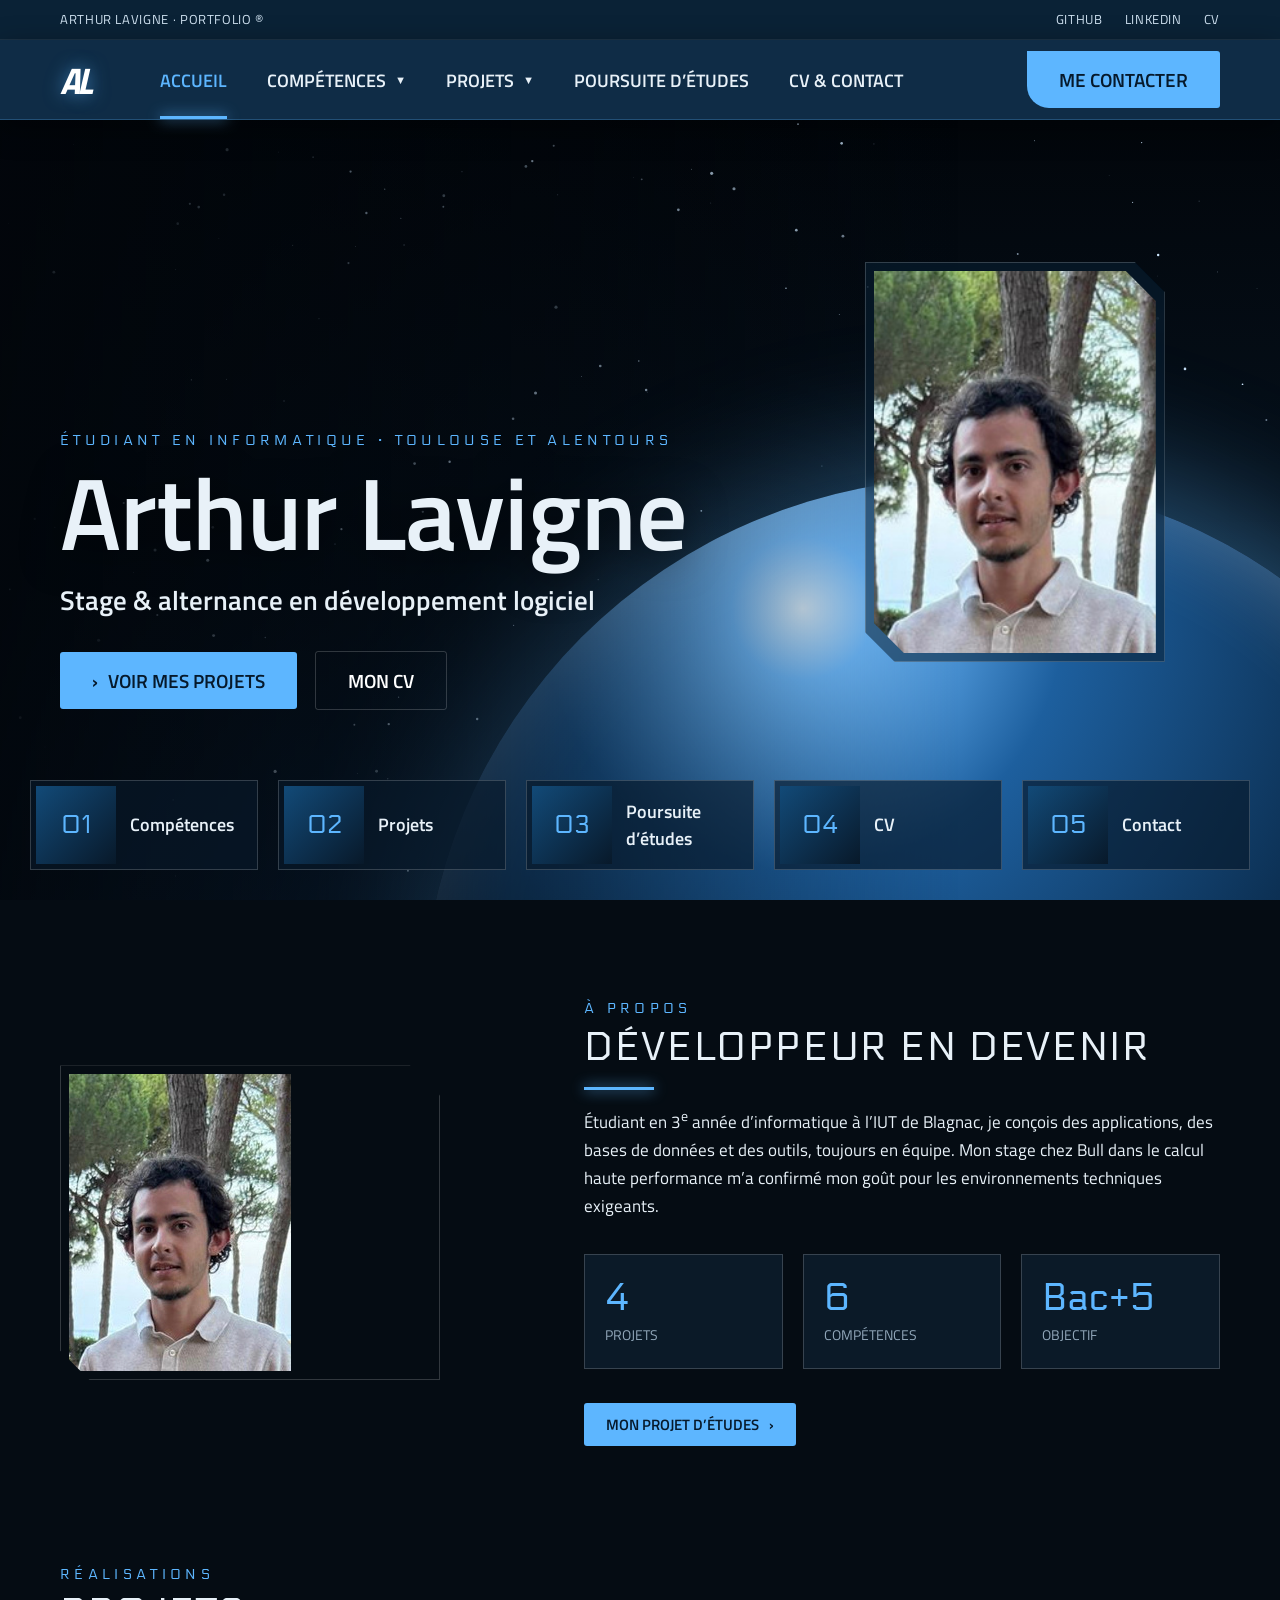
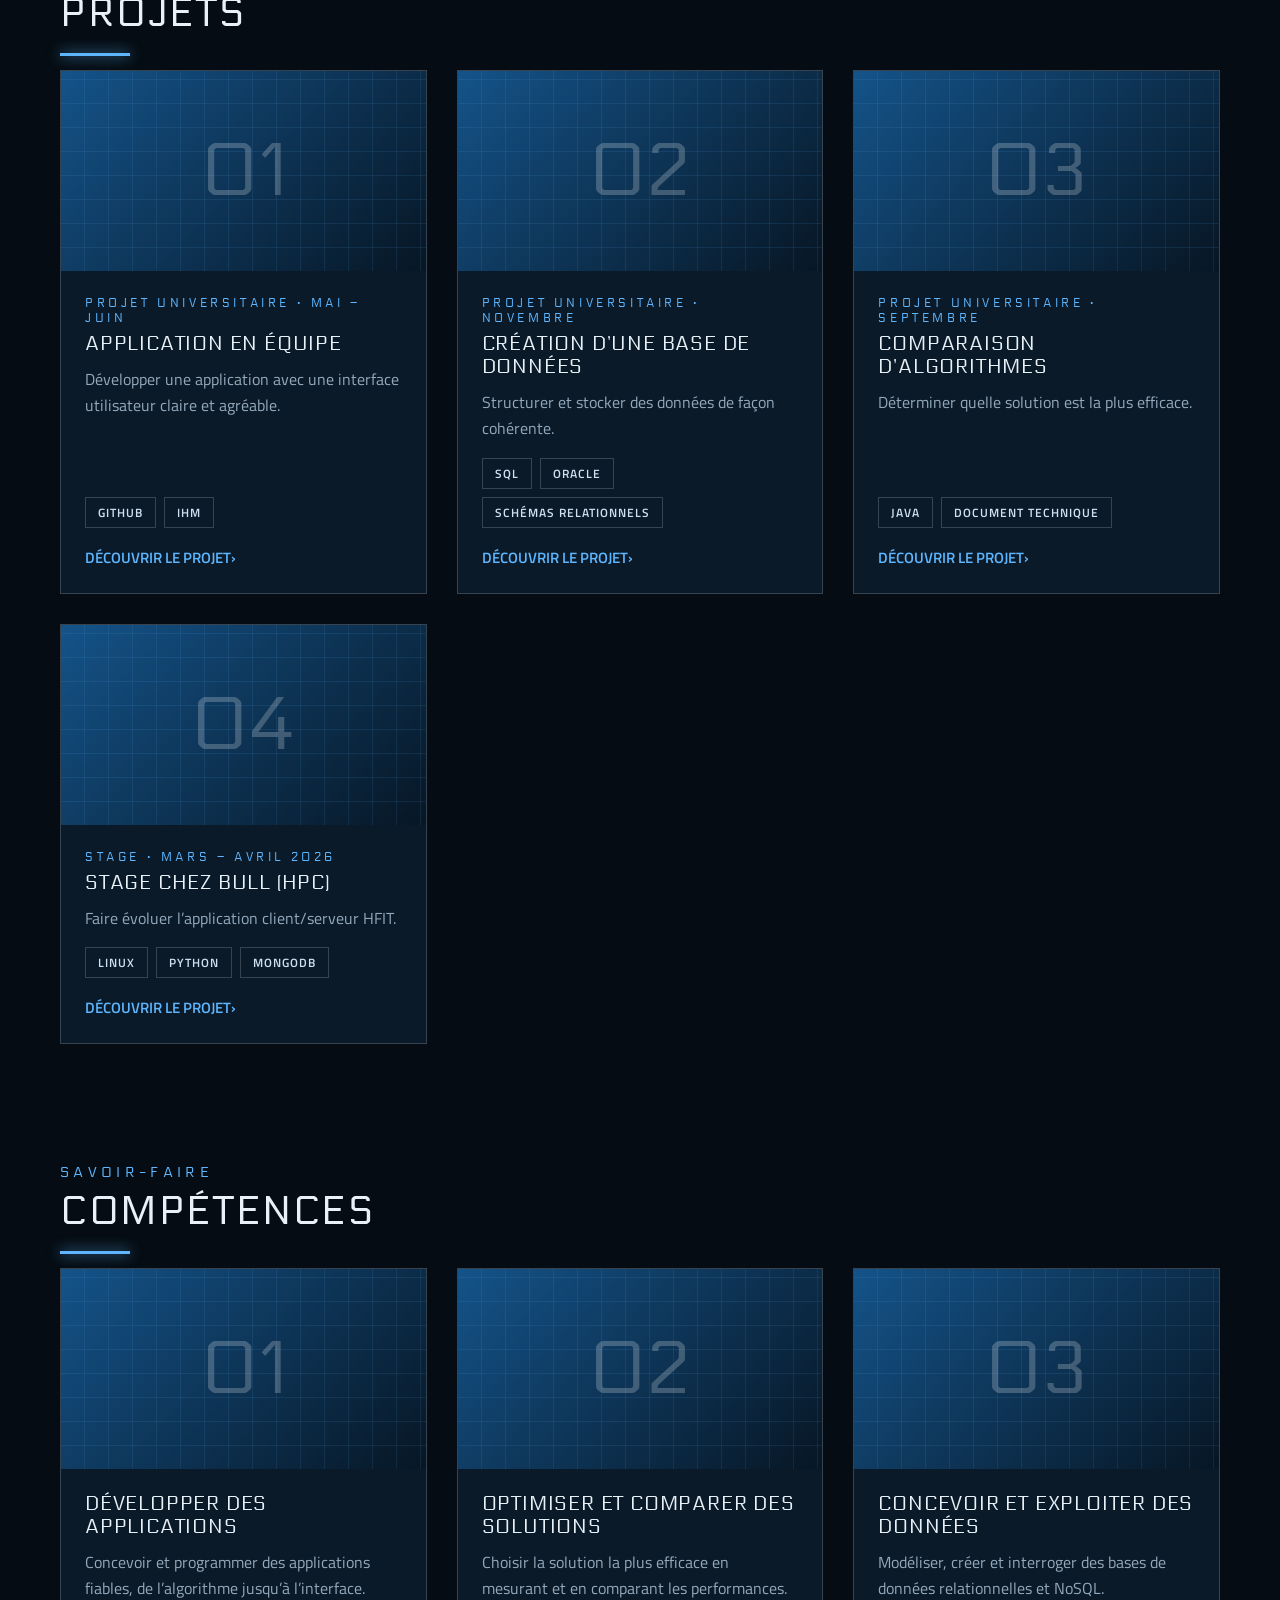
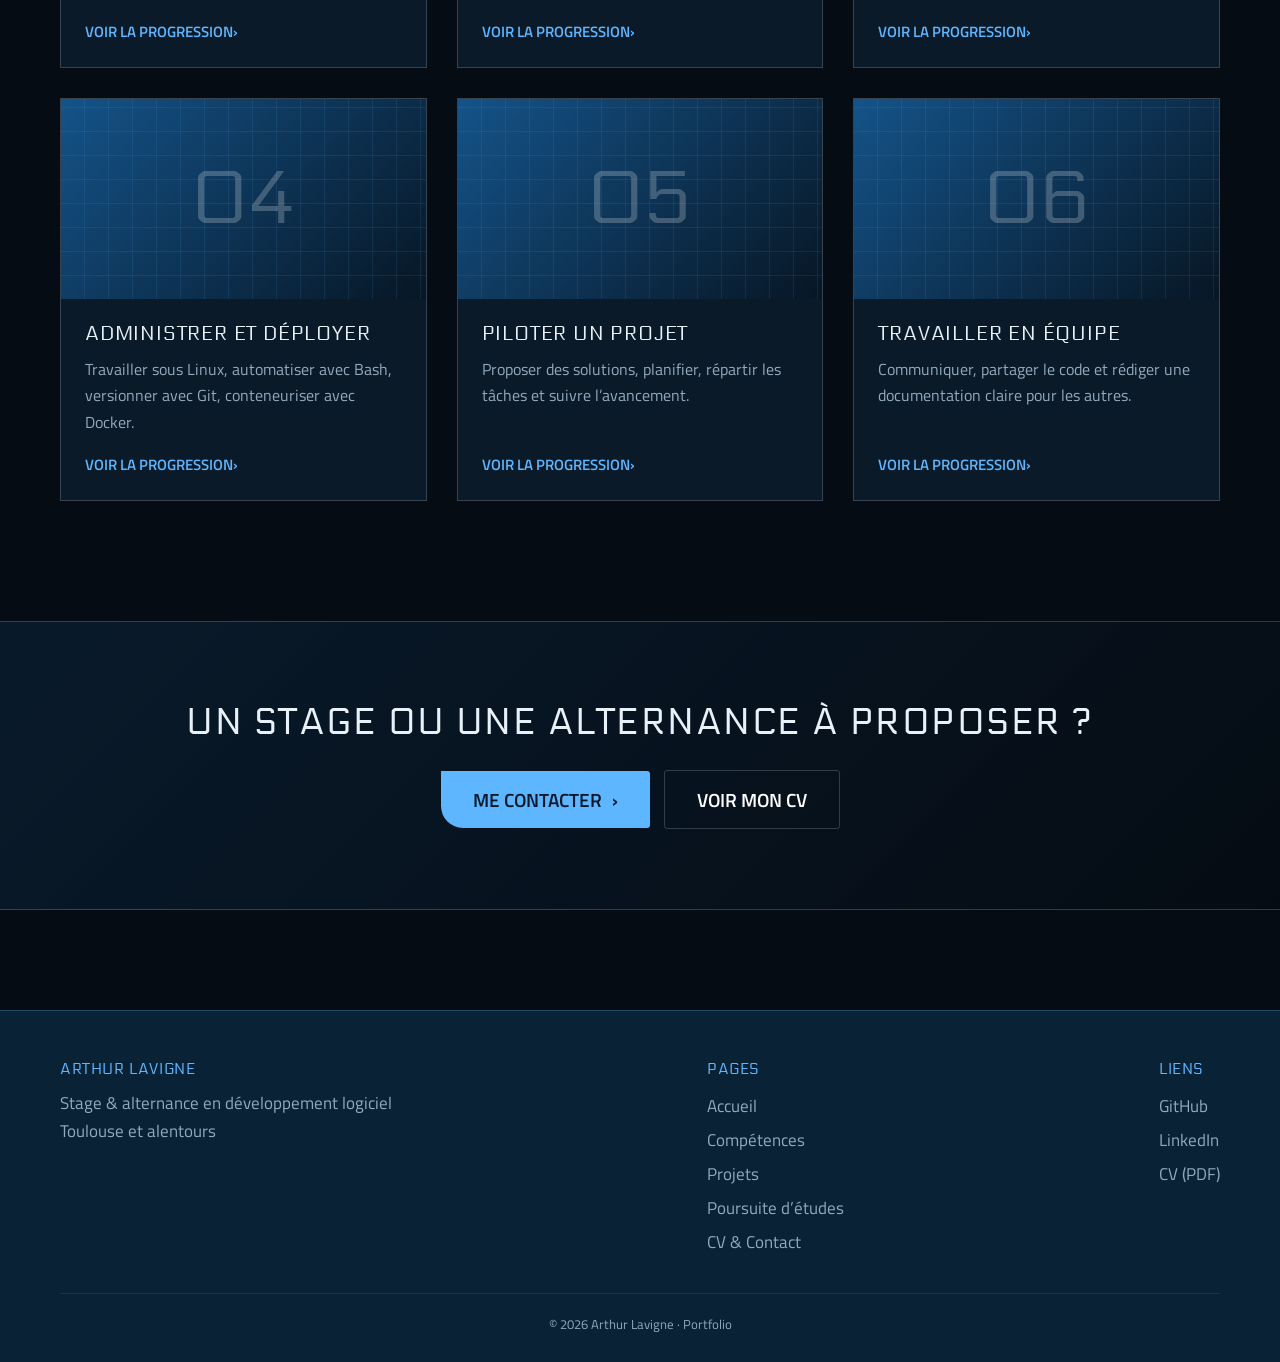
<file: index.html>
<!DOCTYPE html>
<html lang="fr">
<head>
<meta charset="utf-8">
<meta name="viewport" content="width=device-width, initial-scale=1">
<title>Arthur Lavigne – Portfolio</title>
<meta name="description" content="Portfolio d’Arthur Lavigne, étudiant en informatique, en recherche de stage et d’alternance autour de Toulouse.">
<link rel="preconnect" href="https://fonts.googleapis.com">
<link rel="preconnect" href="https://fonts.gstatic.com" crossorigin>
<link href="https://fonts.googleapis.com/css2?family=Electrolize&family=Titillium+Web:ital,wght@0,400;0,600;0,700;1,700&display=swap" rel="stylesheet">
<link rel="stylesheet" href="css/style.css">
</head>
<body data-page="index">
<script src="js/data.js"></script>
<script src="js/main.js"></script>
</body>
</html>
</file>
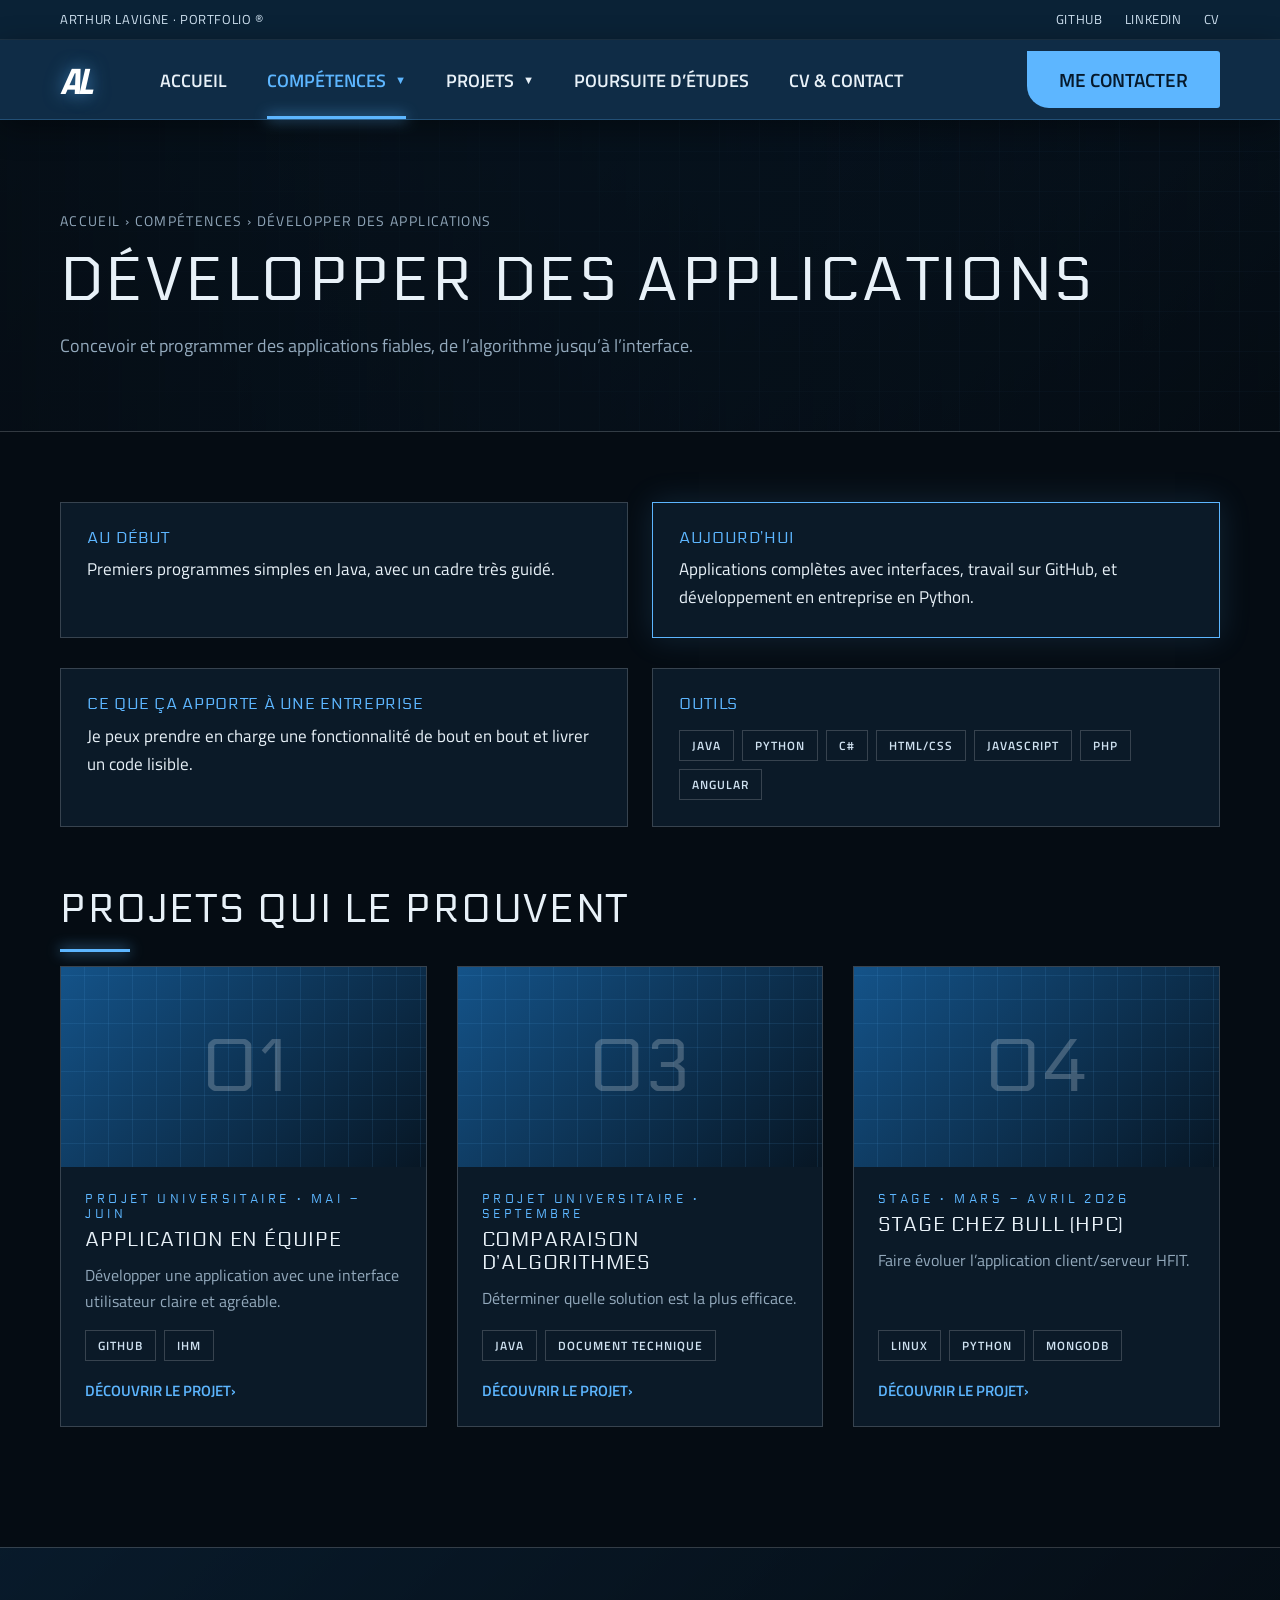
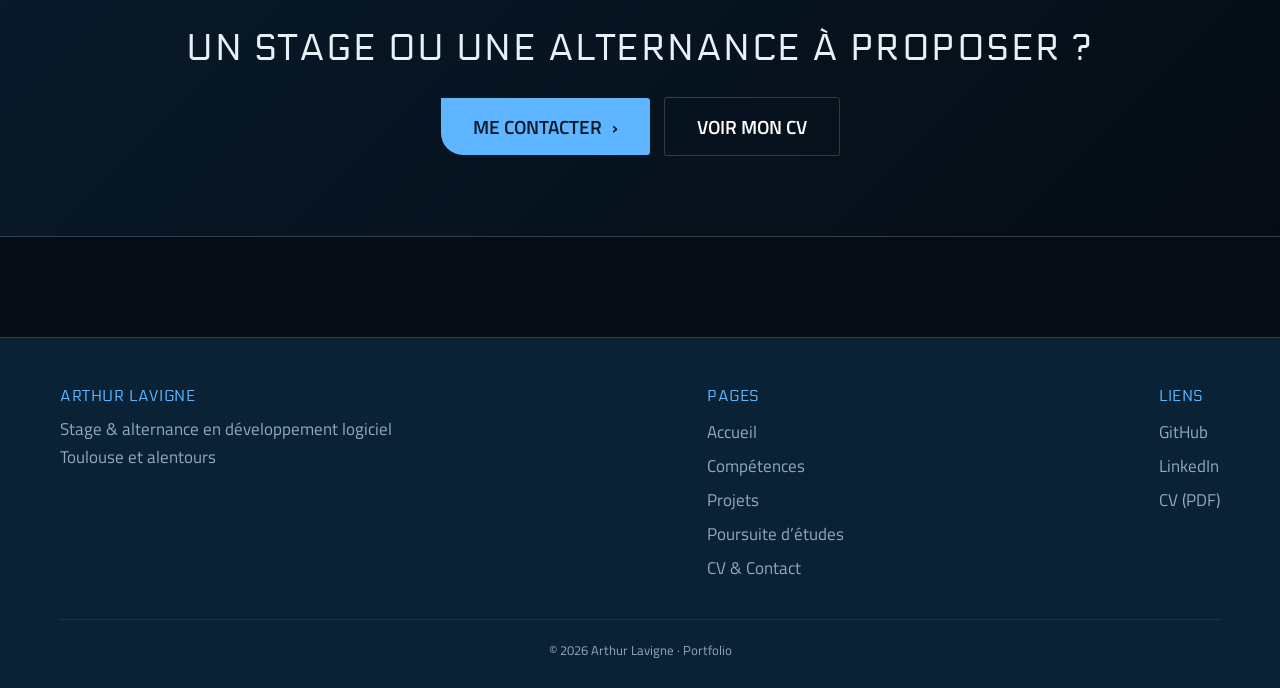
<file: competence.html>
<!DOCTYPE html>
<html lang="fr">
<head>
<meta charset="utf-8">
<meta name="viewport" content="width=device-width, initial-scale=1">
<title>Arthur Lavigne – Portfolio</title>
<meta name="description" content="Portfolio d’Arthur Lavigne, étudiant en informatique, en recherche de stage et d’alternance autour de Toulouse.">
<link rel="preconnect" href="https://fonts.googleapis.com">
<link rel="preconnect" href="https://fonts.gstatic.com" crossorigin>
<link href="https://fonts.googleapis.com/css2?family=Electrolize&family=Titillium+Web:ital,wght@0,400;0,600;0,700;1,700&display=swap" rel="stylesheet">
<link rel="stylesheet" href="css/style.css">
</head>
<body data-page="competence">
<script src="js/data.js"></script>
<script src="js/main.js"></script>
</body>
</html>
</file>
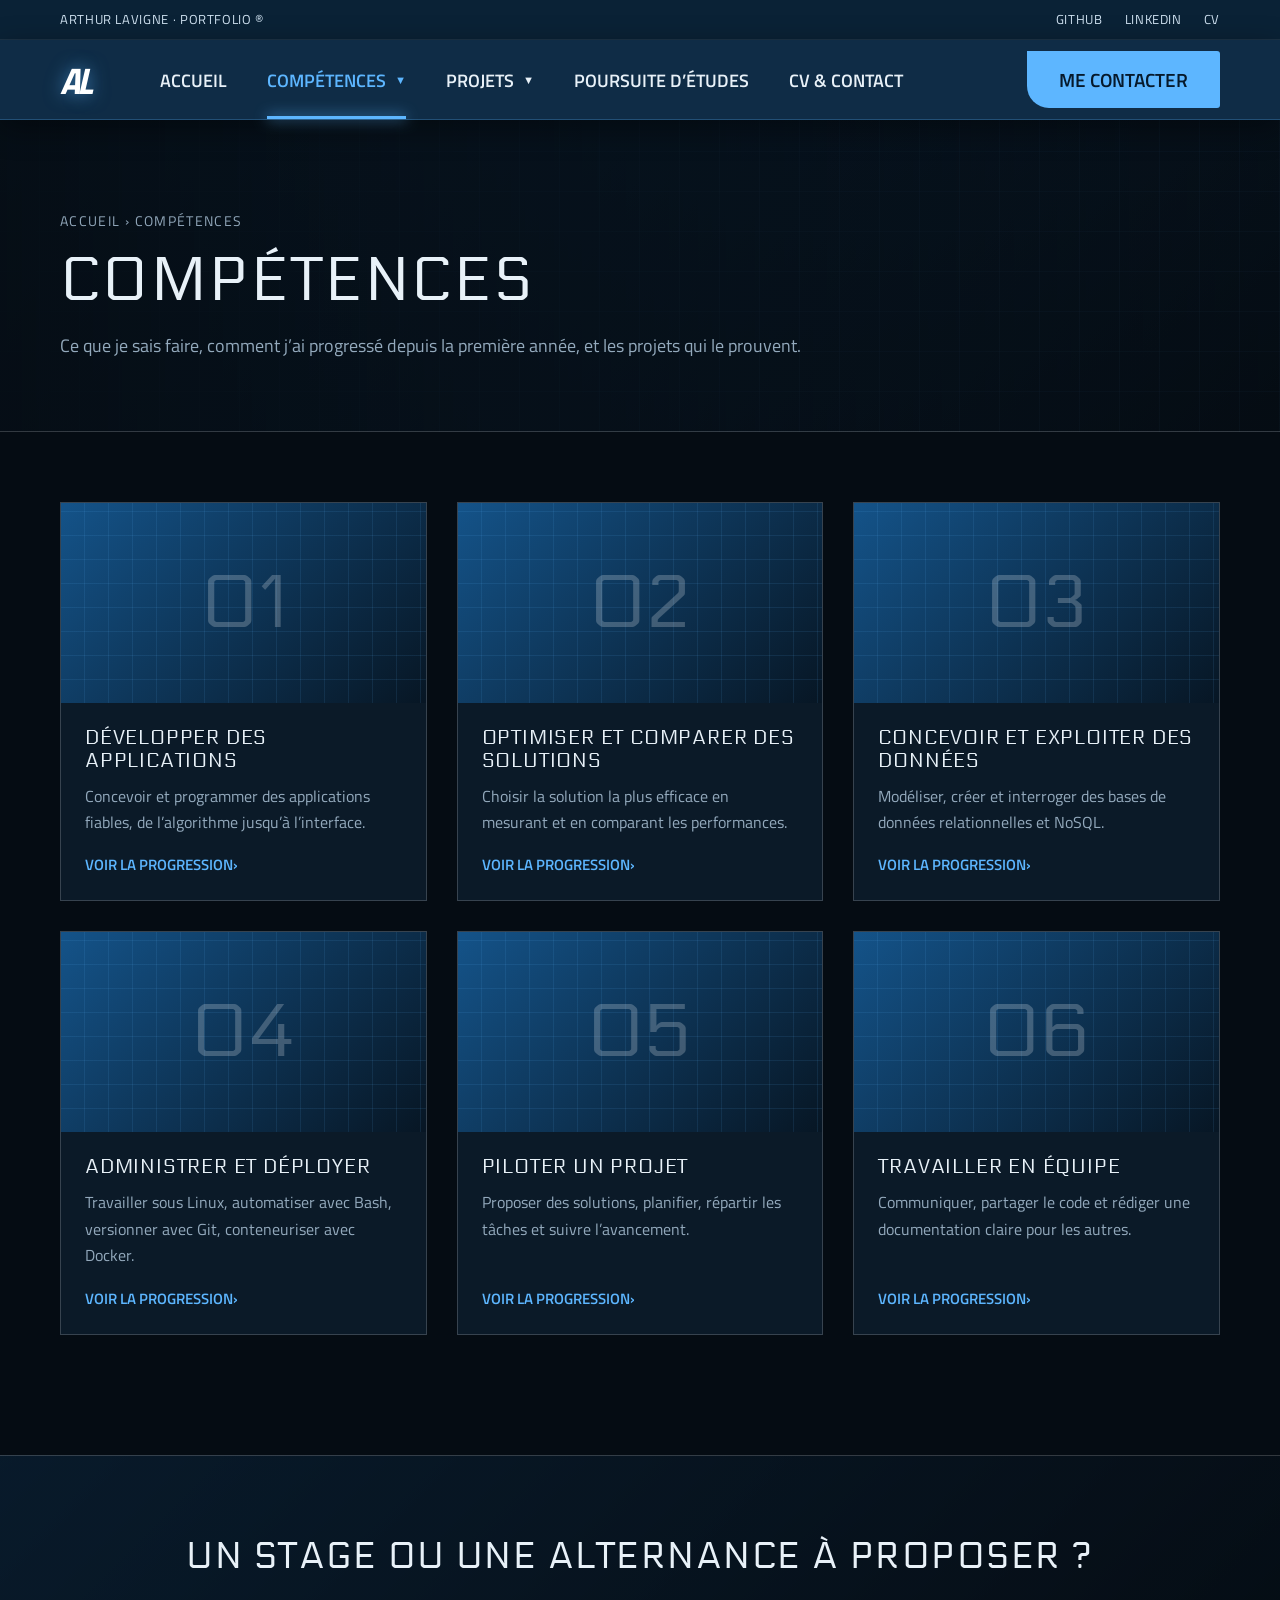
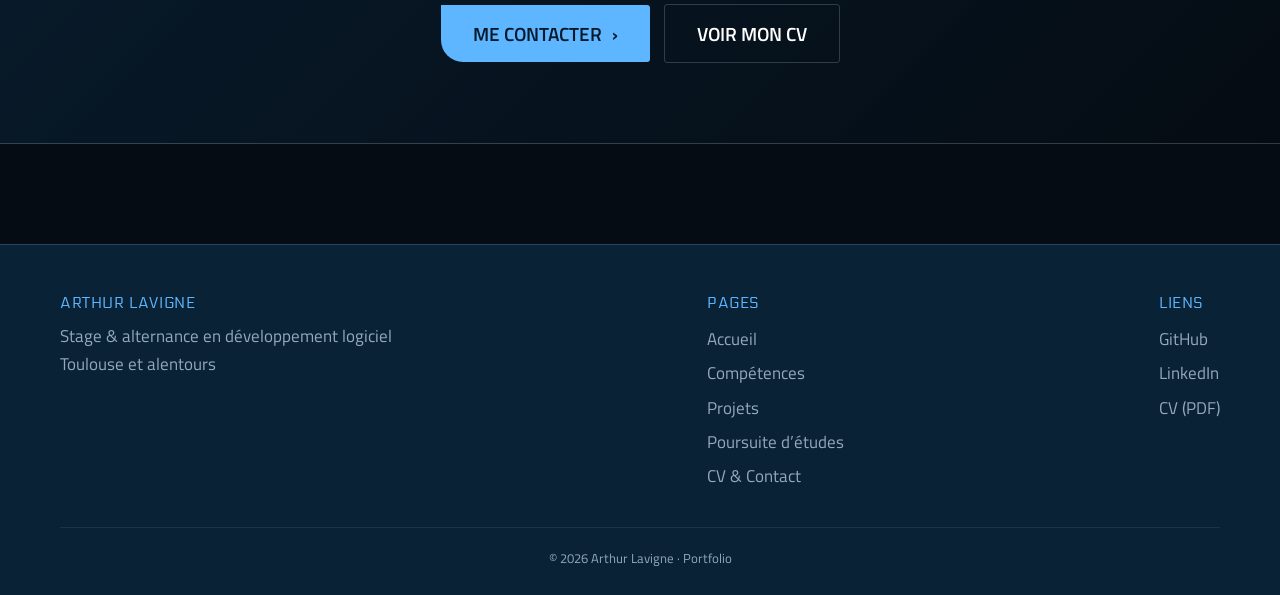
<file: competences.html>
<!DOCTYPE html>
<html lang="fr">
<head>
<meta charset="utf-8">
<meta name="viewport" content="width=device-width, initial-scale=1">
<title>Arthur Lavigne – Portfolio</title>
<meta name="description" content="Portfolio d’Arthur Lavigne, étudiant en informatique, en recherche de stage et d’alternance autour de Toulouse.">
<link rel="preconnect" href="https://fonts.googleapis.com">
<link rel="preconnect" href="https://fonts.gstatic.com" crossorigin>
<link href="https://fonts.googleapis.com/css2?family=Electrolize&family=Titillium+Web:ital,wght@0,400;0,600;0,700;1,700&display=swap" rel="stylesheet">
<link rel="stylesheet" href="css/style.css">
</head>
<body data-page="competences">
<script src="js/data.js"></script>
<script src="js/main.js"></script>
</body>
</html>
</file>
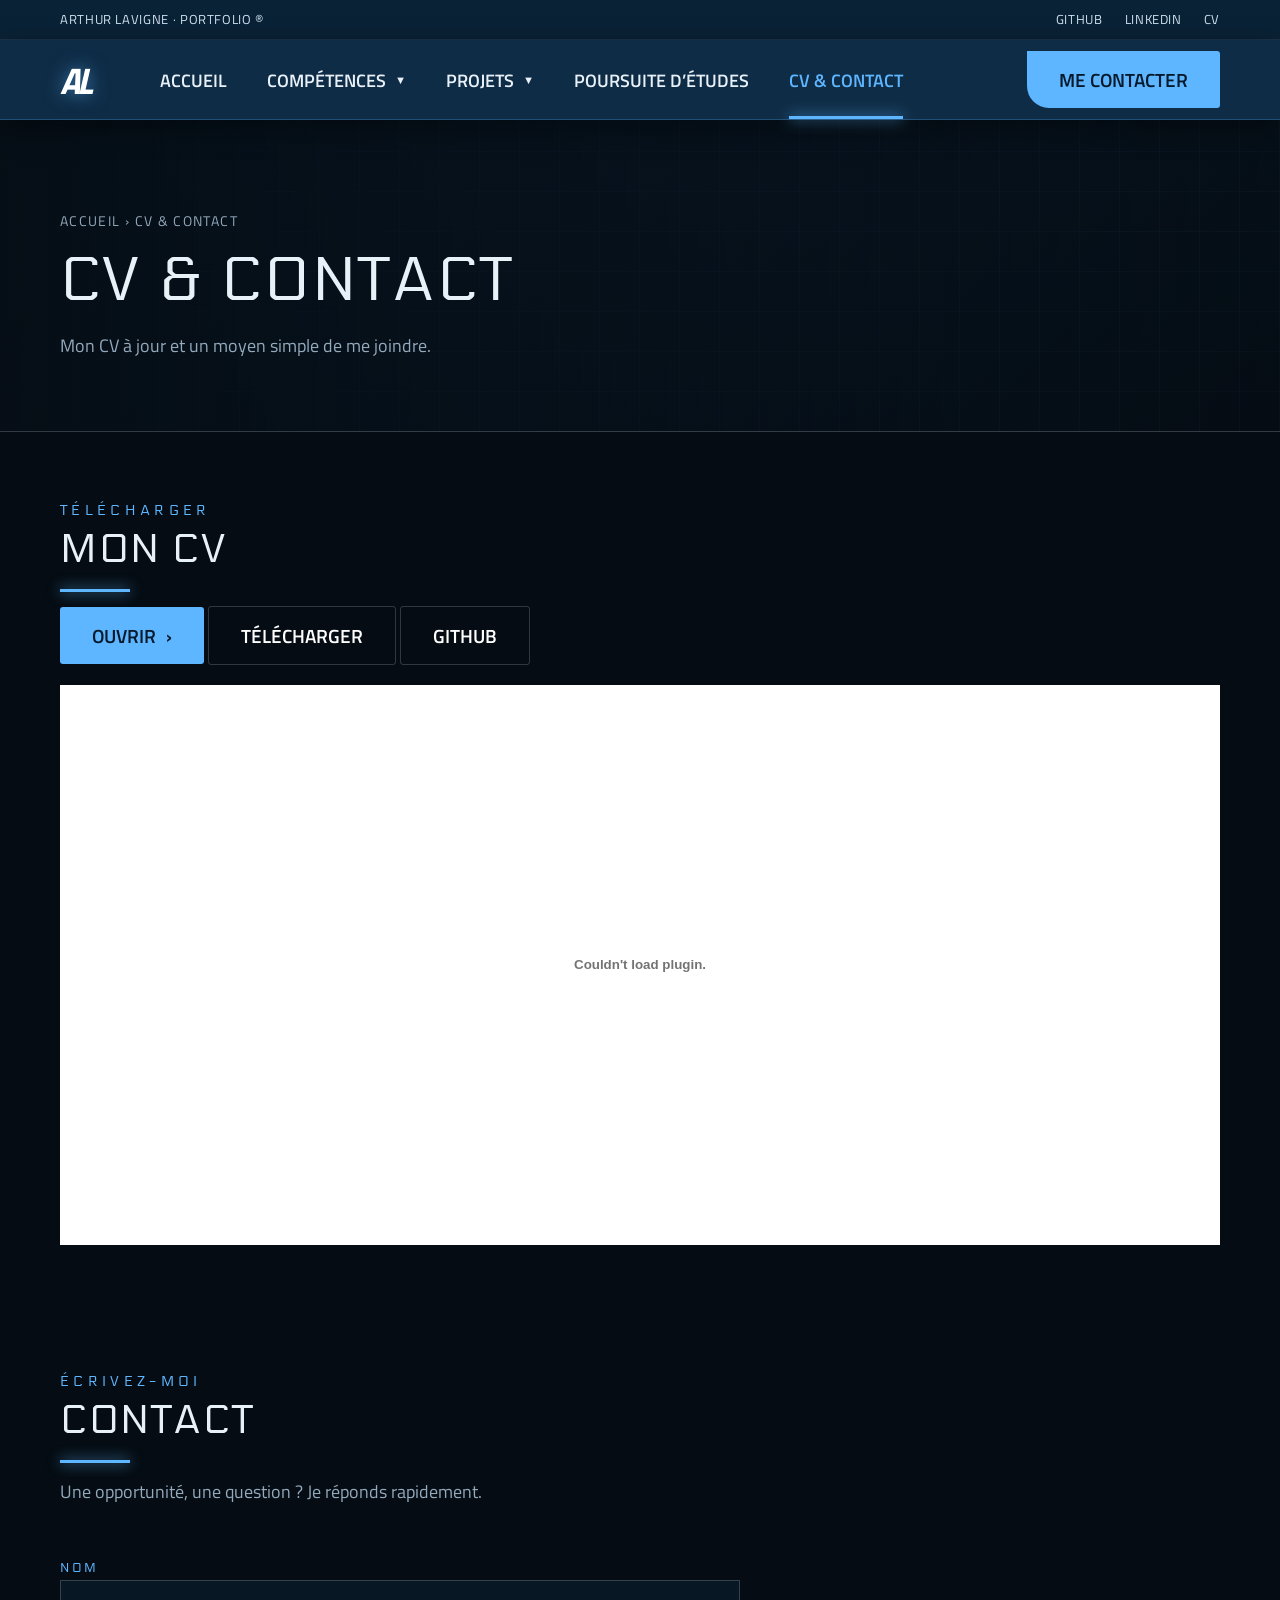
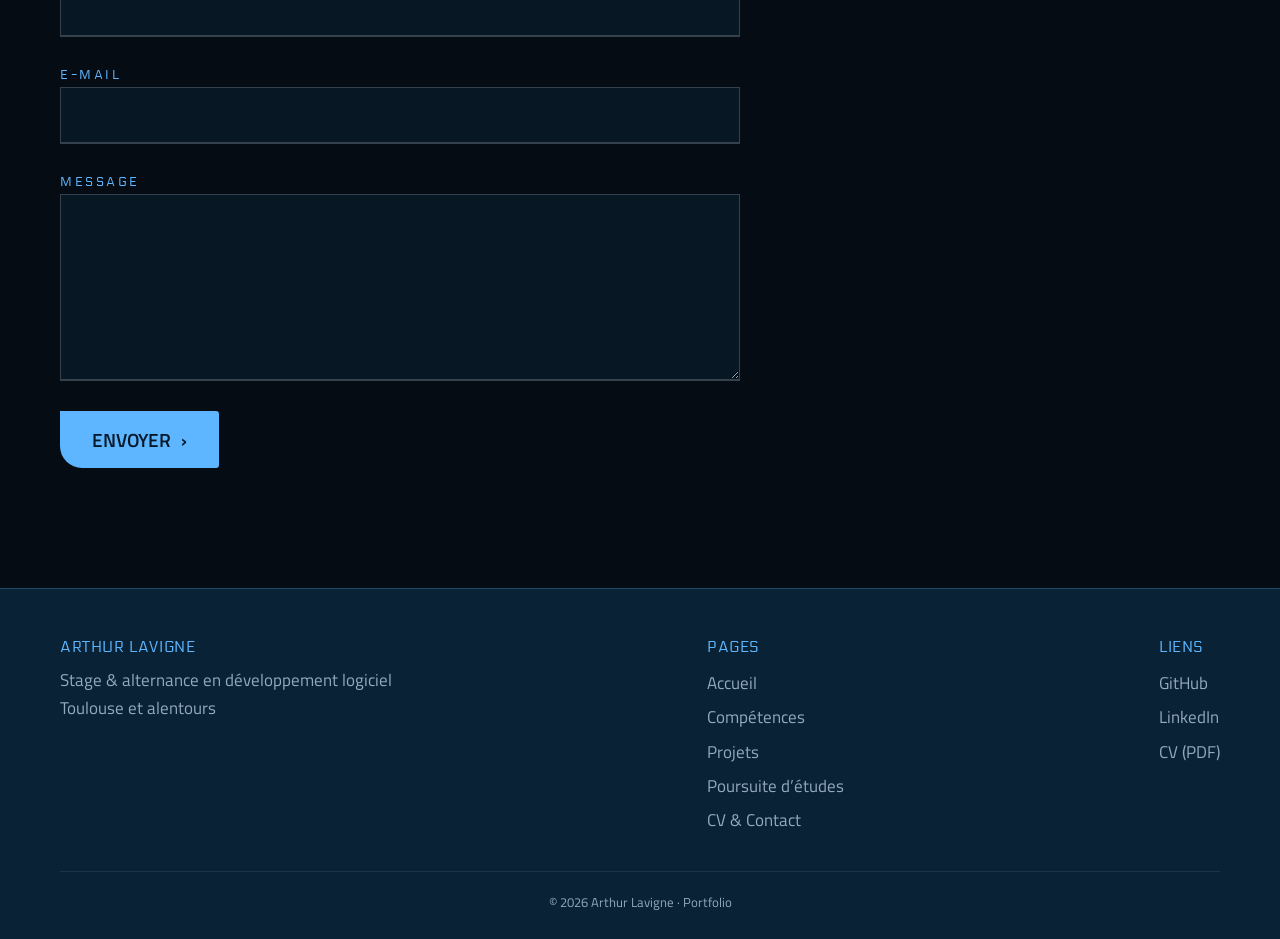
<file: contact.html>
<!DOCTYPE html>
<html lang="fr">
<head>
<meta charset="utf-8">
<meta name="viewport" content="width=device-width, initial-scale=1">
<title>Arthur Lavigne – Portfolio</title>
<meta name="description" content="Portfolio d’Arthur Lavigne, étudiant en informatique, en recherche de stage et d’alternance autour de Toulouse.">
<link rel="preconnect" href="https://fonts.googleapis.com">
<link rel="preconnect" href="https://fonts.gstatic.com" crossorigin>
<link href="https://fonts.googleapis.com/css2?family=Electrolize&family=Titillium+Web:ital,wght@0,400;0,600;0,700;1,700&display=swap" rel="stylesheet">
<link rel="stylesheet" href="css/style.css">
</head>
<body data-page="contact">
<script src="js/data.js"></script>
<script src="js/main.js"></script>
</body>
</html>
</file>
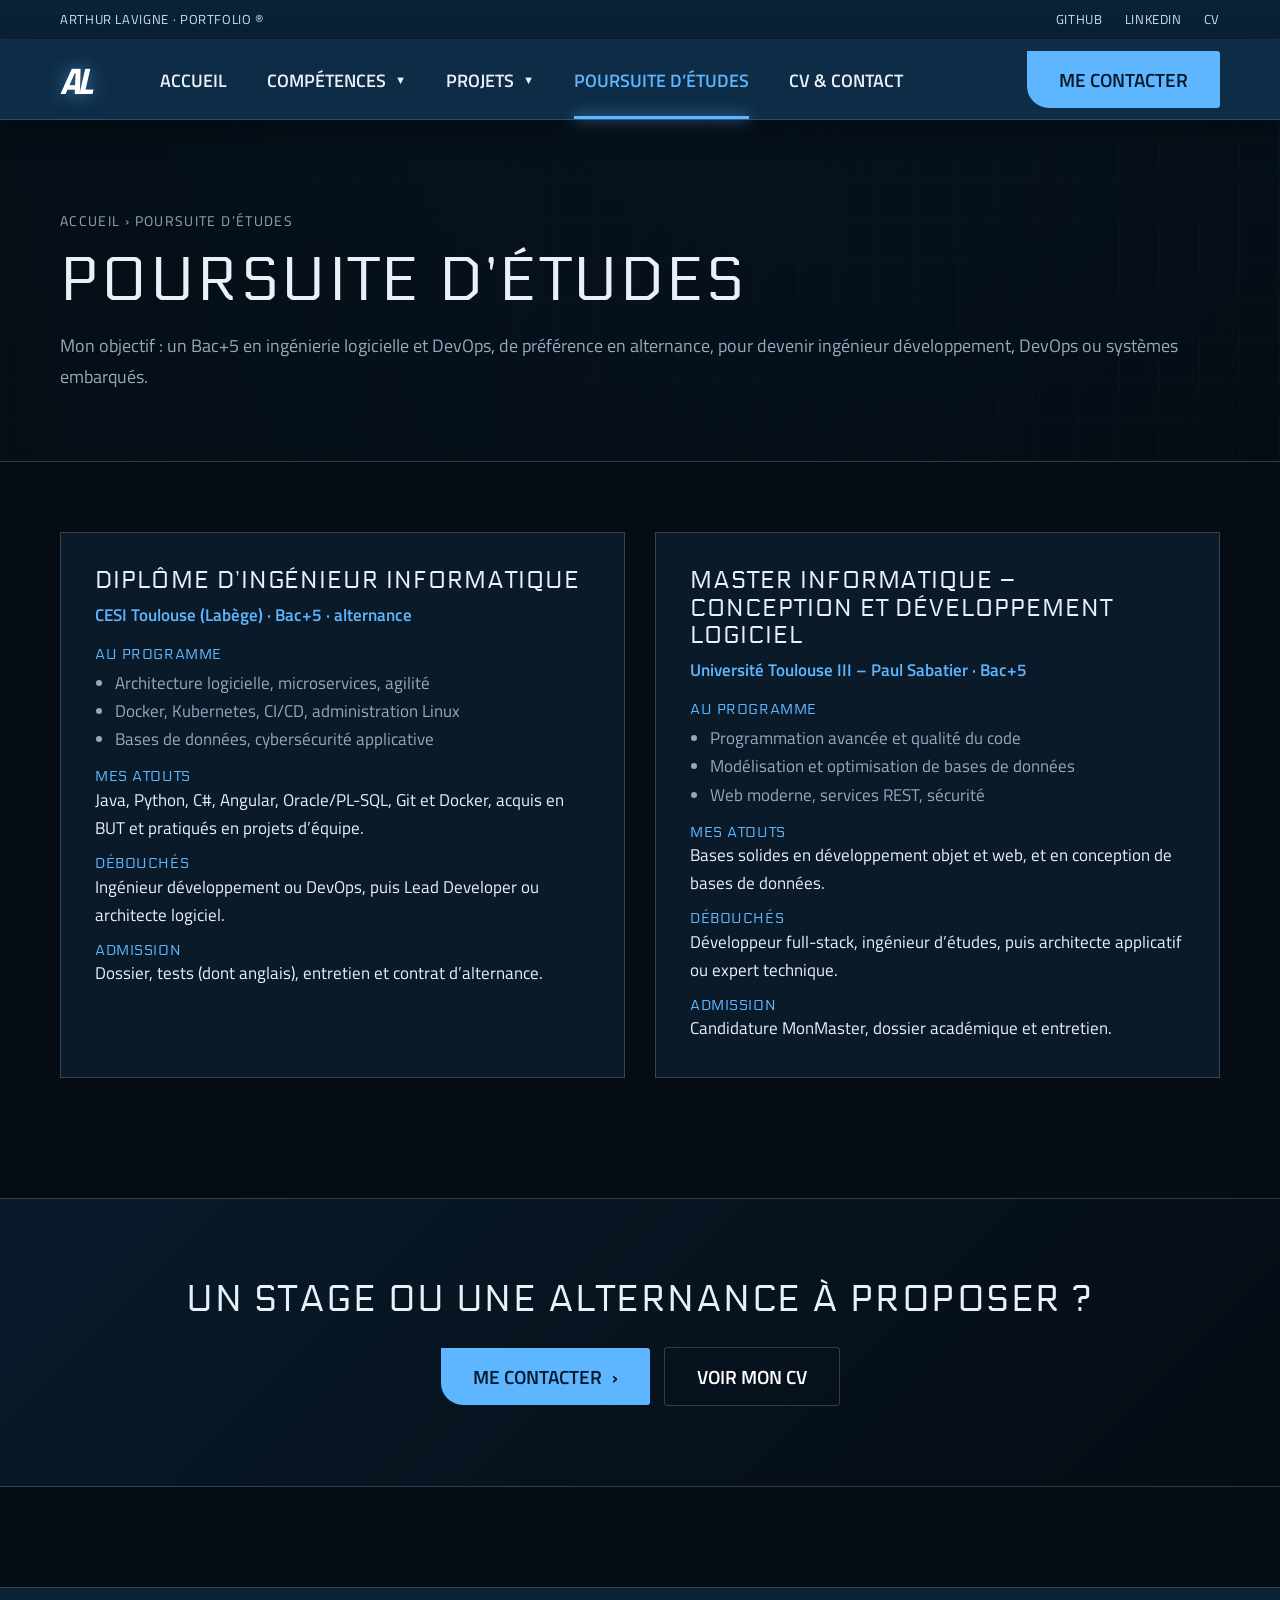
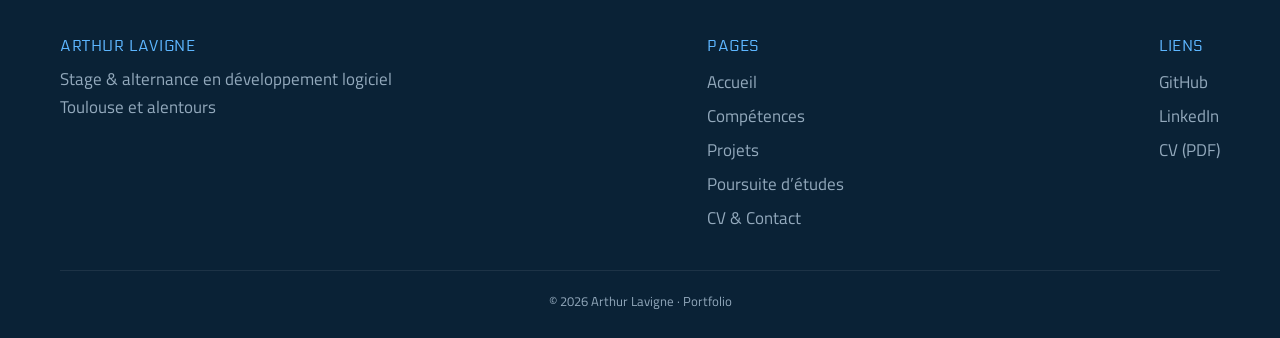
<file: formation.html>
<!DOCTYPE html>
<html lang="fr">
<head>
<meta charset="utf-8">
<meta name="viewport" content="width=device-width, initial-scale=1">
<title>Arthur Lavigne – Portfolio</title>
<meta name="description" content="Portfolio d’Arthur Lavigne, étudiant en informatique, en recherche de stage et d’alternance autour de Toulouse.">
<link rel="preconnect" href="https://fonts.googleapis.com">
<link rel="preconnect" href="https://fonts.gstatic.com" crossorigin>
<link href="https://fonts.googleapis.com/css2?family=Electrolize&family=Titillium+Web:ital,wght@0,400;0,600;0,700;1,700&display=swap" rel="stylesheet">
<link rel="stylesheet" href="css/style.css">
</head>
<body data-page="formation">
<script src="js/data.js"></script>
<script src="js/main.js"></script>
</body>
</html>
</file>
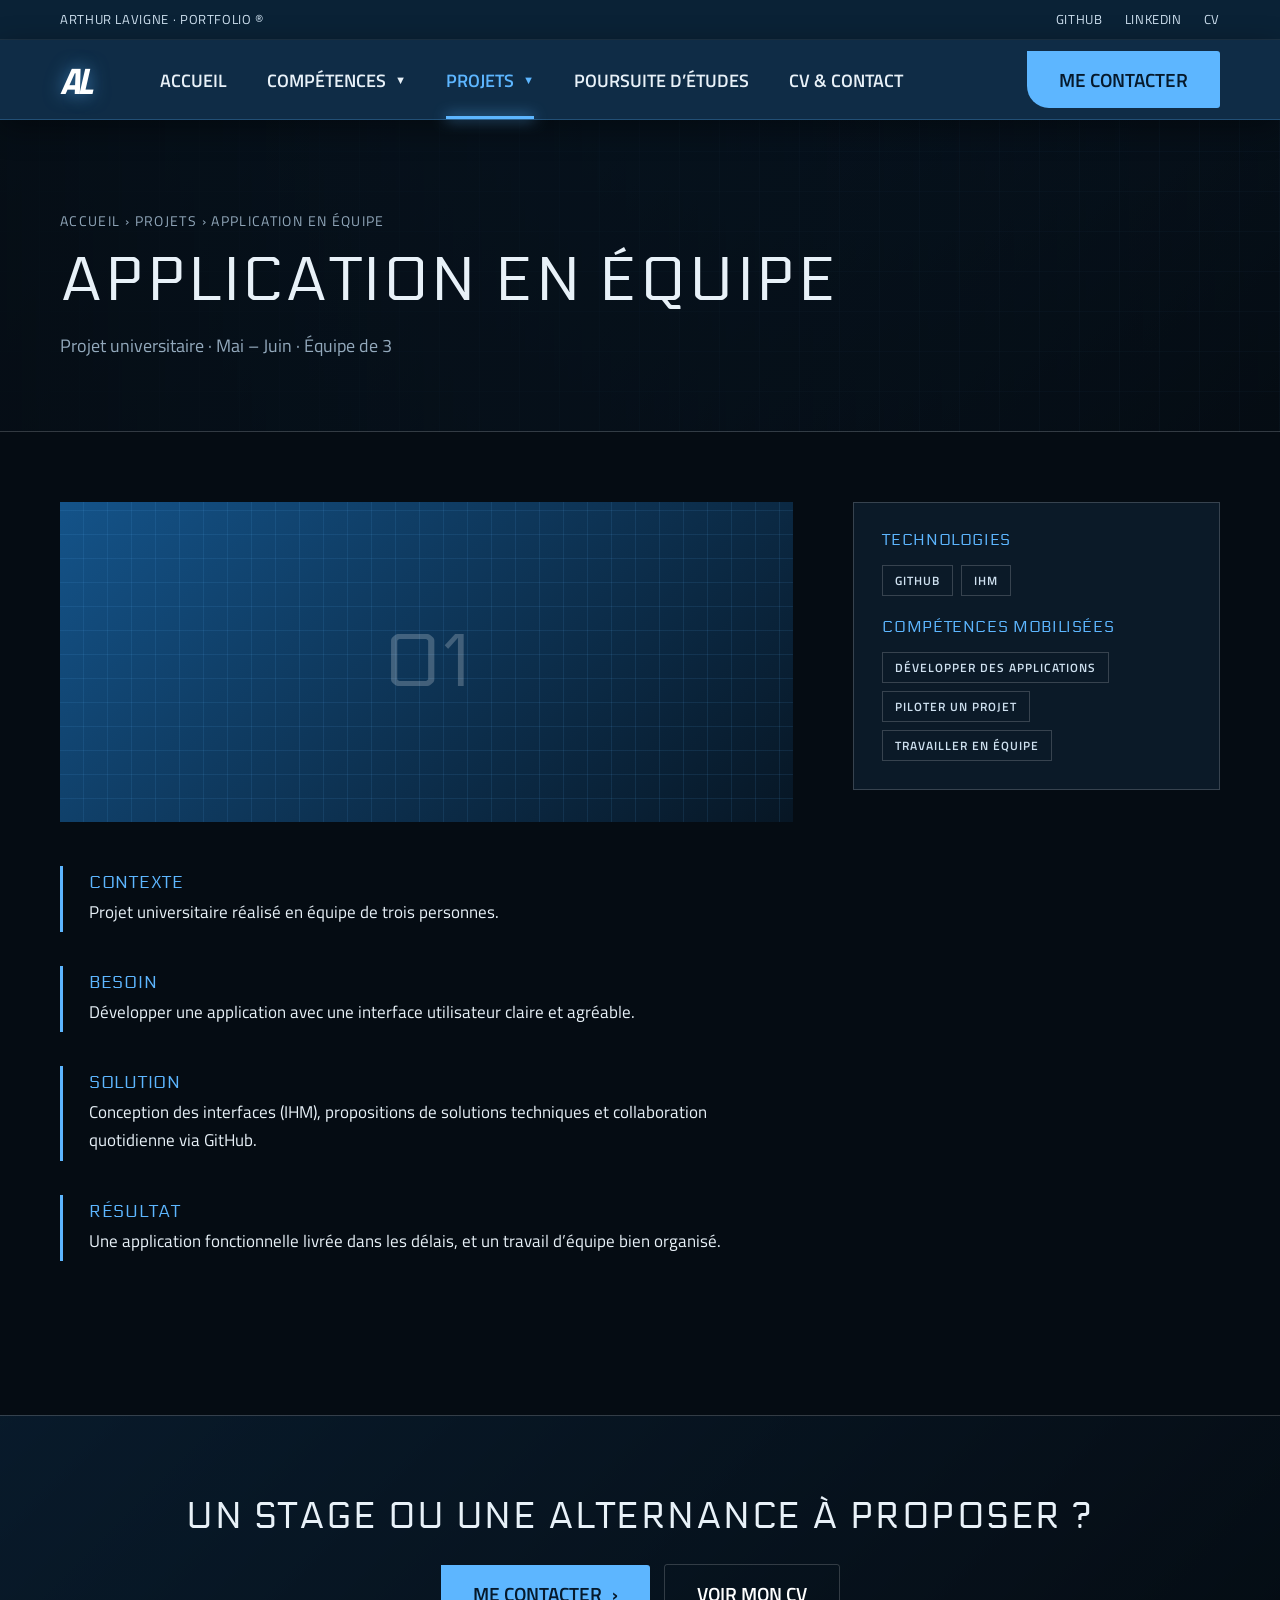
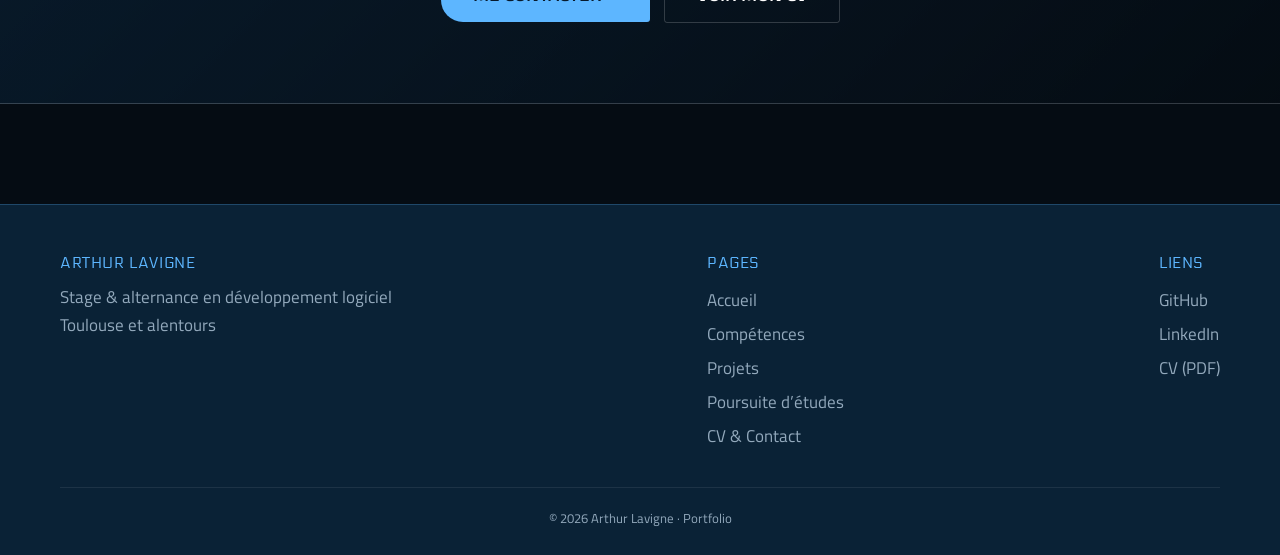
<file: projet.html>
<!DOCTYPE html>
<html lang="fr">
<head>
<meta charset="utf-8">
<meta name="viewport" content="width=device-width, initial-scale=1">
<title>Arthur Lavigne – Portfolio</title>
<meta name="description" content="Portfolio d’Arthur Lavigne, étudiant en informatique, en recherche de stage et d’alternance autour de Toulouse.">
<link rel="preconnect" href="https://fonts.googleapis.com">
<link rel="preconnect" href="https://fonts.gstatic.com" crossorigin>
<link href="https://fonts.googleapis.com/css2?family=Electrolize&family=Titillium+Web:ital,wght@0,400;0,600;0,700;1,700&display=swap" rel="stylesheet">
<link rel="stylesheet" href="css/style.css">
</head>
<body data-page="projet">
<script src="js/data.js"></script>
<script src="js/main.js"></script>
</body>
</html>
</file>
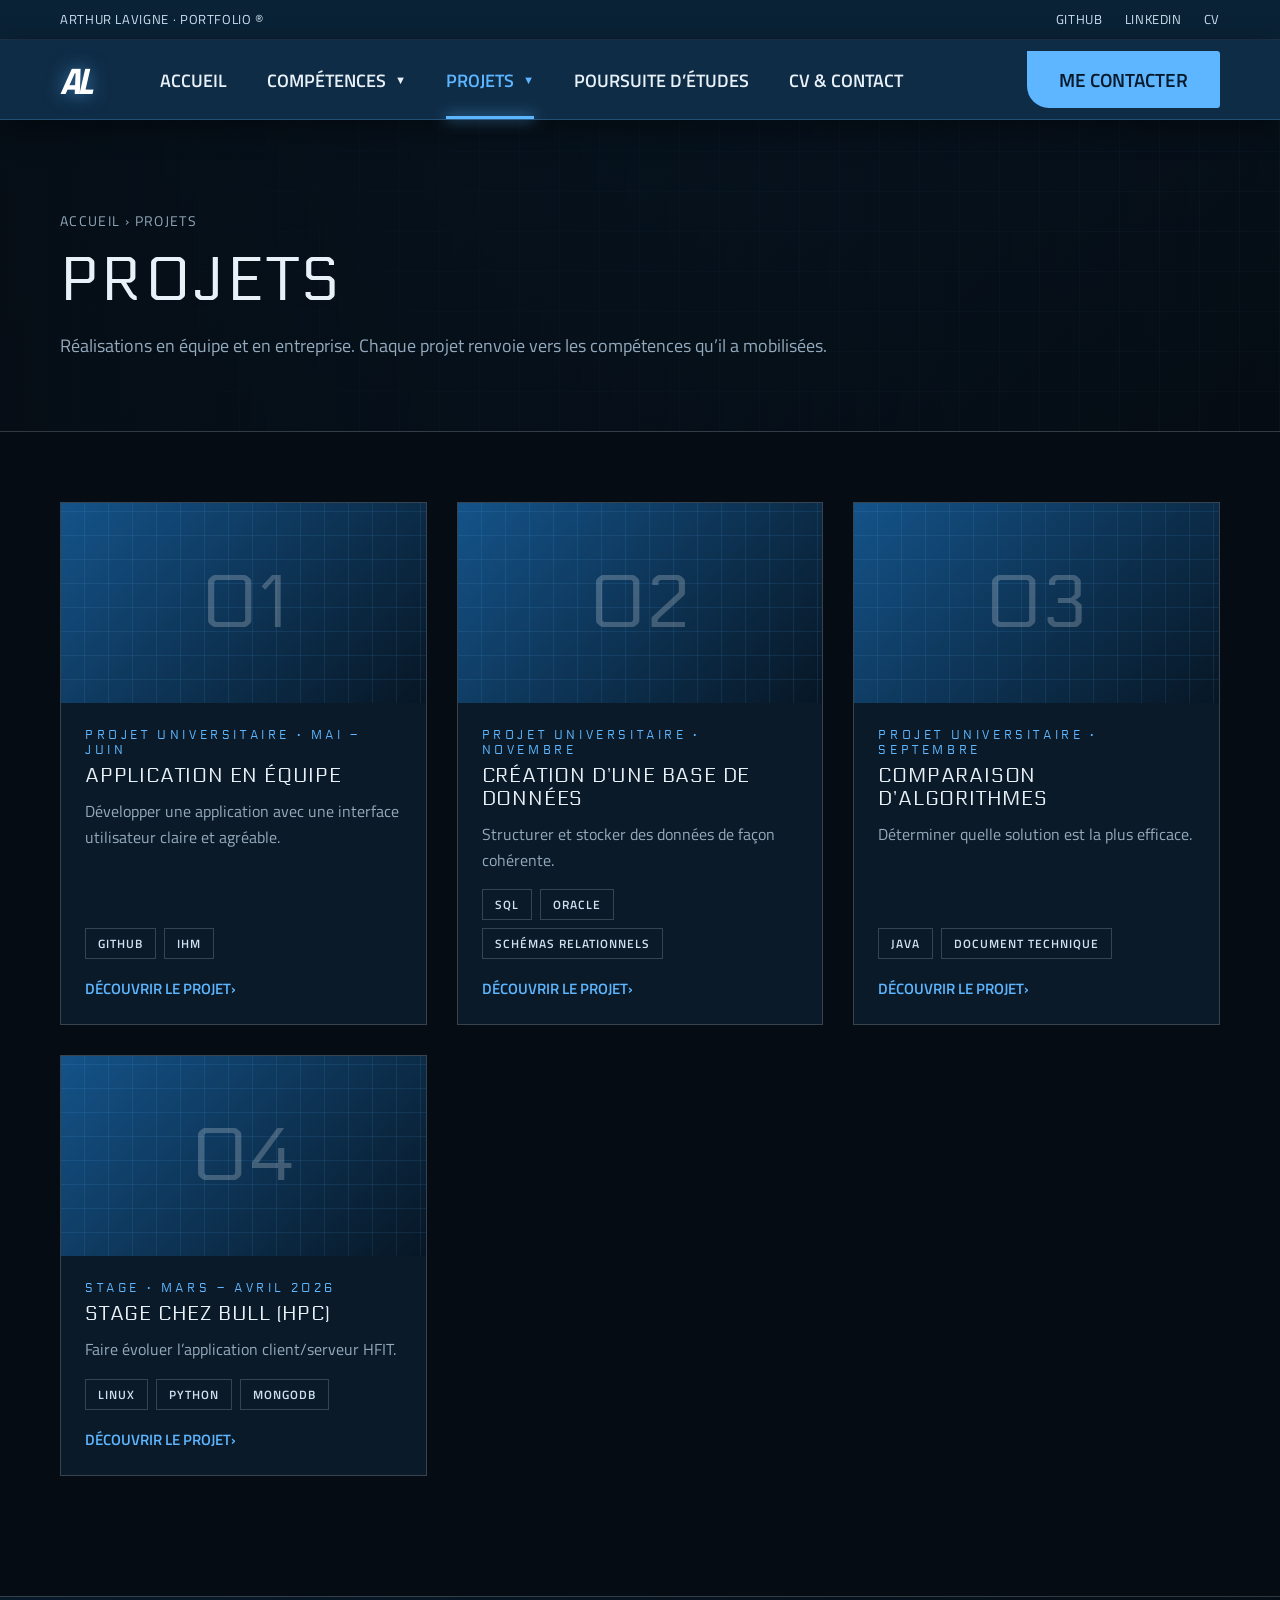
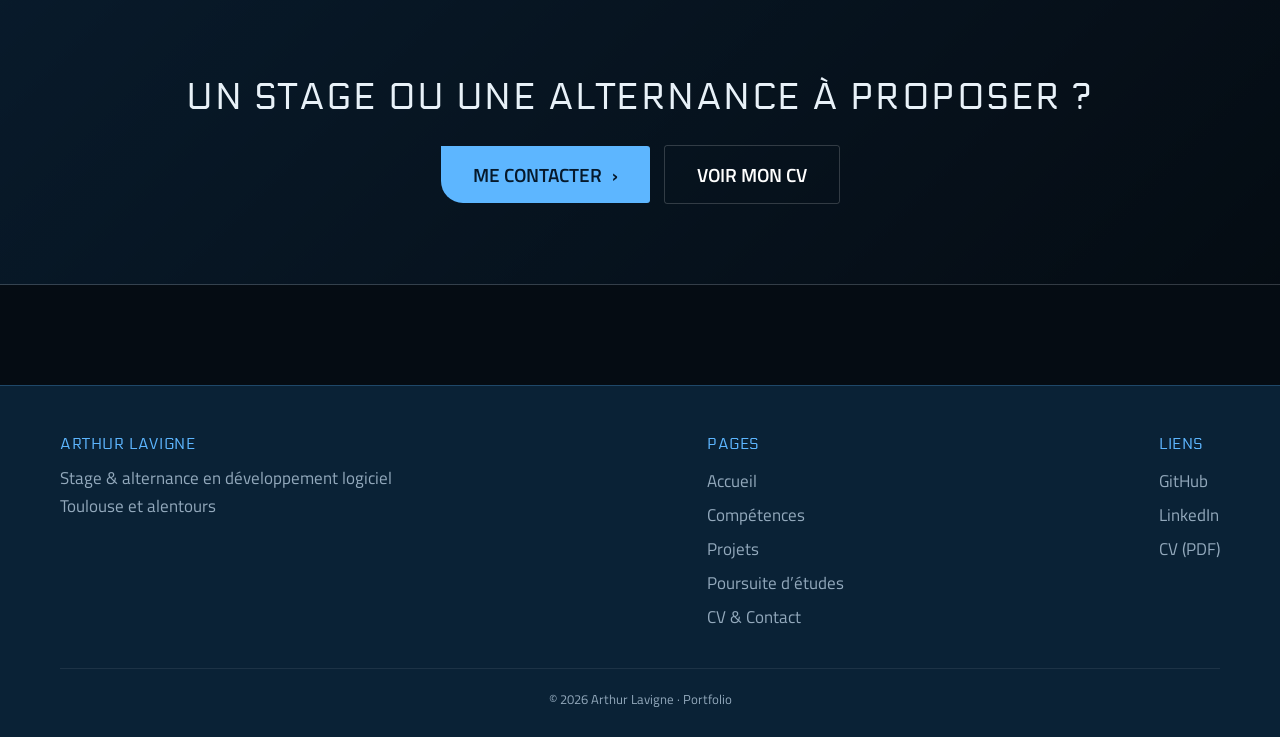
<file: projets.html>
<!DOCTYPE html>
<html lang="fr">
<head>
<meta charset="utf-8">
<meta name="viewport" content="width=device-width, initial-scale=1">
<title>Arthur Lavigne – Portfolio</title>
<meta name="description" content="Portfolio d’Arthur Lavigne, étudiant en informatique, en recherche de stage et d’alternance autour de Toulouse.">
<link rel="preconnect" href="https://fonts.googleapis.com">
<link rel="preconnect" href="https://fonts.gstatic.com" crossorigin>
<link href="https://fonts.googleapis.com/css2?family=Electrolize&family=Titillium+Web:ital,wght@0,400;0,600;0,700;1,700&display=swap" rel="stylesheet">
<link rel="stylesheet" href="css/style.css">
</head>
<body data-page="projets">
<script src="js/data.js"></script>
<script src="js/main.js"></script>
</body>
</html>
</file>
<file: css/style.css>
/* Direction artistique inspirée de robertsspaceindustries.com
   Couleurs : modifie uniquement les variables ci-dessous. */
:root{--bg:#050c13;--bar:#0a2236;--nav:#0f2c46;--card:#0b1a28;--acc:#5db6ff;--acc-h:#b4dcff;--line:rgba(255,255,255,.18);--txt:#e8f1f8;--mut:#93a9bc;--ease:cubic-bezier(.2,.7,.2,1)}
*{box-sizing:border-box;margin:0;padding:0}
html{scroll-behavior:smooth}
body{font:400 17px/1.65 'Titillium Web',Arial,sans-serif;background:var(--bg);color:var(--txt);padding-top:120px;overflow-x:hidden}
a{color:inherit;text-decoration:none}
h1,h2,h3{font-family:'Electrolize','Titillium Web',sans-serif;font-weight:400;text-transform:uppercase;letter-spacing:.04em;line-height:1.15}
img{max-width:100%;display:block}

/* ---------- En-tête fixe ---------- */
header{position:fixed;top:0;left:0;right:0;z-index:100}
.topbar{height:40px;background:var(--bar);border-bottom:1px solid rgba(255,255,255,.08);display:flex;align-items:center;justify-content:space-between;padding:0 60px;font-size:.8rem;text-transform:uppercase;letter-spacing:.05em;color:#cfe1f0}
.topbar a{margin-left:22px;transition:color .2s}.topbar a:hover{color:var(--acc)}
.navbar{height:80px;background:var(--nav);display:flex;align-items:center;padding:0 60px;border-bottom:1px solid rgba(93,182,255,.25);box-shadow:0 8px 30px rgba(0,0,0,.4)}
.logo{font:italic 700 2.3rem 'Titillium Web';letter-spacing:-3px;margin-right:50px;color:#fff;text-shadow:0 0 18px rgba(93,182,255,.6);transition:transform .3s var(--ease),text-shadow .3s}
.logo:hover{transform:skewX(-6deg) scale(1.08);text-shadow:0 0 28px var(--acc)}
nav{display:flex;flex:1;height:100%}
nav>div{position:relative;height:100%}
nav>div>a{display:flex;align-items:center;height:100%;padding:0 20px;font:600 1.15rem 'Titillium Web';text-transform:uppercase;position:relative;transition:color .25s}
nav>div>a.sub-t::after{content:"▼";font-size:.7rem;margin-left:9px}
nav>div>a::before{content:"";position:absolute;left:20px;right:20px;bottom:0;height:3px;background:var(--acc);box-shadow:0 0 14px var(--acc);transform:scaleX(0);transition:transform .35s var(--ease)}
nav>div:hover>a,nav>div>a.on{color:var(--acc)}
nav>div:hover>a::before,nav>div>a.on::before{transform:scaleX(1)}
.sub{position:absolute;top:100%;left:0;min-width:290px;background:var(--nav);border:1px solid var(--line);border-top:2px solid var(--acc);opacity:0;visibility:hidden;transform:translateY(12px);transition:all .3s var(--ease);box-shadow:0 20px 40px rgba(0,0,0,.5)}
nav>div:hover .sub{opacity:1;visibility:visible;transform:none}
.sub a{display:block;padding:14px 22px;font-weight:600;text-transform:uppercase;font-size:.95rem;border-bottom:1px solid rgba(255,255,255,.06);transition:all .25s}
.sub a:hover{background:rgba(93,182,255,.14);color:var(--acc);padding-left:30px}
.burger{display:none;margin-left:auto;background:none;border:1px solid var(--line);color:#fff;font-size:1.4rem;padding:6px 14px;cursor:pointer}

/* ---------- Boutons ---------- */
.btn{display:inline-flex;align-items:center;gap:10px;position:relative;overflow:hidden;background:var(--acc);color:#06192b;font:600 1.2rem 'Titillium Web';text-transform:uppercase;padding:14px 32px;border:0;border-radius:3px;cursor:pointer;transition:background .25s,box-shadow .3s,transform .25s var(--ease)}
.btn.cut{border-radius:0 3px 3px 22px}
.btn::before{content:"";position:absolute;top:0;left:-120%;width:60%;height:100%;background:linear-gradient(100deg,transparent,rgba(255,255,255,.65),transparent);transform:skewX(-20deg);transition:left .6s var(--ease)}
.btn:hover{background:var(--acc-h);box-shadow:0 0 0 1px #fff,0 0 30px rgba(93,182,255,.75);transform:translateY(-3px)}
.btn:hover::before{left:140%}
.btn .ch{display:inline-block;transition:transform .3s var(--ease)}.btn:hover .ch{transform:translateX(7px)}
.btn.ghost{background:transparent;color:#fff;border:1px solid var(--line)}
.btn.ghost:hover{background:rgba(255,255,255,.1);border-color:#fff;box-shadow:0 0 24px rgba(255,255,255,.2)}
.btn.sm{font-size:.95rem;padding:10px 22px}

/* ---------- Hero ---------- */
.hero{position:relative;min-height:calc(100vh - 120px);display:flex;flex-direction:column;justify-content:flex-end;padding:0 60px 190px;overflow:hidden;background:linear-gradient(180deg,#02060b,#06121e 60%,#0b2540)}
.hero canvas{position:absolute;inset:0;width:100%;height:100%}
.planet{position:absolute;right:-18vw;bottom:-52vw;width:85vw;aspect-ratio:1;border-radius:50%;background:radial-gradient(circle at 35% 12%,#d9efff 0,#6fbcff 6%,#1d5f9e 22%,#0a2a4a 50%,#040c15 72%);box-shadow:0 0 120px 30px rgba(93,182,255,.35),inset 0 0 90px rgba(255,255,255,.25);animation:rise 2.4s var(--ease) both}
@keyframes rise{from{transform:translateY(25vh);opacity:0}}
.hero::after{content:"";position:absolute;inset:0;background:linear-gradient(90deg,rgba(2,6,11,.92) 0,rgba(2,6,11,.45) 45%,transparent 75%);pointer-events:none}
.hero-in{position:relative;z-index:2;max-width:760px;animation:up 1.1s .2s var(--ease) both}
.hero .eyebrow{margin-bottom:12px}
.hero h1{font-family:'Titillium Web';font-weight:600;font-size:clamp(3rem,8vw,6.4rem);text-transform:none;letter-spacing:-.01em;line-height:1;text-shadow:0 4px 40px rgba(0,0,0,.6)}
.hero h2{font:600 1.7rem 'Titillium Web';text-transform:none;letter-spacing:0;margin:16px 0 30px}
@keyframes up{from{opacity:0;transform:translateY(40px)}}
.hero-photo{position:absolute;z-index:2;right:9vw;top:50%;transform:translateY(-62%);width:300px;aspect-ratio:3/4;padding:8px;background:rgba(10,34,54,.55);border:1px solid var(--line);backdrop-filter:blur(8px);clip-path:polygon(0 0,calc(100% - 30px) 0,100% 30px,100% 100%,30px 100%,0 calc(100% - 30px));box-shadow:0 0 60px rgba(93,182,255,.25);animation:up 1.2s .5s var(--ease) both}
.hero-photo img{width:100%;height:100%;object-fit:cover;clip-path:inherit}
.strip{position:absolute;z-index:3;left:30px;right:30px;bottom:30px;display:grid;grid-template-columns:repeat(5,1fr);gap:20px;animation:up 1.2s .7s var(--ease) both}
.strip a{display:flex;align-items:center;gap:14px;height:90px;padding:5px;border:1px solid var(--line);background:rgba(8,26,42,.65);backdrop-filter:blur(6px);font:600 1.1rem 'Titillium Web';transition:all .3s var(--ease)}
.strip .t{width:80px;height:100%;flex:none;display:grid;place-items:center;font:400 1.6rem 'Electrolize';color:var(--acc);background:linear-gradient(135deg,#124a78,#08192a);overflow:hidden;transition:all .4s var(--ease)}
.strip a:hover{border-color:#fff;background:rgba(93,182,255,.22);transform:translateY(-6px);box-shadow:0 14px 30px rgba(0,0,0,.5)}
.strip a:hover .t{color:#fff;transform:scale(1.12);background:linear-gradient(135deg,#2a86cc,#0d3355)}

/* ---------- Sections ---------- */
.wrap{max-width:1320px;margin:auto;padding:100px 60px 20px}
.eyebrow{font:400 .9rem 'Electrolize';letter-spacing:.3em;color:var(--acc);text-transform:uppercase}
.wrap h2.st{font-size:2.5rem;margin:8px 0 14px}
.wrap h2.st::after{content:"";display:block;width:70px;height:3px;margin-top:16px;background:var(--acc);box-shadow:0 0 14px var(--acc)}
.lead{color:var(--mut);max-width:780px;margin-bottom:46px;font-size:1.1rem}
.pagehead{padding:90px 60px 70px;background:linear-gradient(90deg,rgba(5,12,19,.95),rgba(5,12,19,.6)),repeating-linear-gradient(0deg,transparent 0 39px,rgba(93,182,255,.07) 39px 40px),repeating-linear-gradient(90deg,transparent 0 39px,rgba(93,182,255,.07) 39px 40px),linear-gradient(135deg,#0d3355,#050c13);border-bottom:1px solid var(--line)}
.pagehead>*{max-width:1200px;margin-left:auto;margin-right:auto}
.crumb{font-size:.85rem;text-transform:uppercase;letter-spacing:.1em;color:var(--mut);margin-bottom:14px}.crumb a:hover{color:var(--acc)}
.pagehead h1{font-size:clamp(2.2rem,5vw,3.8rem);animation:up .9s var(--ease) both}
.pagehead p{color:var(--mut);margin-top:14px;font-size:1.15rem}
.grid{display:grid;grid-template-columns:repeat(auto-fill,minmax(340px,1fr));gap:30px}
.card{display:flex;flex-direction:column;background:var(--card);border:1px solid var(--line);overflow:hidden;transition:transform .4s var(--ease),border-color .3s,box-shadow .4s}
.card:hover{transform:translateY(-8px);border-color:var(--acc);box-shadow:0 20px 50px rgba(0,0,0,.55),0 0 30px rgba(93,182,255,.2)}
.thumb{position:relative;height:200px;overflow:hidden;background:repeating-linear-gradient(0deg,transparent 0 23px,rgba(93,182,255,.1) 23px 24px),repeating-linear-gradient(90deg,transparent 0 23px,rgba(93,182,255,.1) 23px 24px),linear-gradient(135deg,#145389,#071624)}
.thumb .num{position:absolute;inset:0;display:grid;place-items:center;font:400 4.6rem 'Electrolize';color:rgba(255,255,255,.22);transition:all .5s var(--ease)}
.thumb img{position:absolute;inset:0;width:100%;height:100%;object-fit:cover;transition:transform .7s var(--ease)}
.card:hover .thumb img{transform:scale(1.1)}.card:hover .num{transform:scale(1.2);color:rgba(93,182,255,.6)}
.cb{padding:24px;display:flex;flex-direction:column;flex:1}
.cb h3{font-size:1.25rem;margin-bottom:10px;transition:color .25s}.card:hover h3{color:var(--acc)}
.cb p{color:var(--mut);font-size:1rem;flex:1}
.more{margin-top:18px;font:600 .95rem 'Titillium Web';text-transform:uppercase;color:var(--acc)}
.more::after{content:" ›";display:inline-block;transition:transform .3s var(--ease)}.card:hover .more::after{transform:translateX(8px)}
.tags{display:flex;flex-wrap:wrap;gap:8px;margin-top:16px}
.tag{font:600 .78rem 'Titillium Web';text-transform:uppercase;letter-spacing:.08em;padding:5px 12px;border:1px solid var(--line);color:#cfe1f0;transition:all .25s}
a.tag:hover{background:var(--acc);border-color:var(--acc);color:#06192b;box-shadow:0 0 16px rgba(93,182,255,.7);transform:translateY(-2px)}
.about{display:grid;grid-template-columns:1fr 1.4fr;gap:70px;align-items:center}
.about .ph{padding:8px;border:1px solid var(--line);max-width:380px;clip-path:polygon(0 0,calc(100% - 30px) 0,100% 30px,100% 100%,30px 100%,0 calc(100% - 30px))}
.facts{display:grid;grid-template-columns:repeat(3,1fr);gap:20px;margin:34px 0}
.facts div{padding:20px;border:1px solid var(--line);background:var(--card);transition:all .3s var(--ease)}
.facts div:hover{border-color:var(--acc);transform:translateY(-5px)}
.facts b{display:block;font:400 2.4rem 'Electrolize';color:var(--acc)}.facts span{font-size:.9rem;color:var(--mut);text-transform:uppercase}
.cta{margin-top:100px;padding:80px 60px;text-align:center;background:linear-gradient(rgba(5,12,19,.8),rgba(5,12,19,.8)),linear-gradient(135deg,#145389,#050c13);border-top:1px solid var(--line);border-bottom:1px solid var(--line)}
.cta h2{font-size:2.3rem;margin-bottom:26px}.cta .btn+.btn{margin-left:14px}

/* ---------- Pages de détail ---------- */
.cols{display:grid;grid-template-columns:2fr 1fr;gap:60px}
.step{border-left:3px solid var(--acc);padding:6px 0 6px 26px;margin-bottom:34px;transition:padding .3s var(--ease)}
.step:hover{padding-left:36px}.step h3{font-size:1.1rem;color:var(--acc);margin-bottom:6px}
.side{background:var(--card);border:1px solid var(--line);padding:28px;align-self:start;position:sticky;top:150px}
.side h3{font-size:1rem;color:var(--acc);margin:22px 0 4px}.side h3:first-child{margin-top:0}
.evo{display:grid;grid-template-columns:1fr 1fr;gap:24px;margin-bottom:30px}
.evo>div{padding:26px;border:1px solid var(--line);background:var(--card)}.evo>div:last-child{border-color:var(--acc);box-shadow:0 0 30px rgba(93,182,255,.15)}
.evo h3{color:var(--acc);font-size:1rem;margin-bottom:8px}
.fcard{padding:34px;border:1px solid var(--line);background:var(--card);transition:all .4s var(--ease)}
.fcard:hover{border-color:var(--acc);transform:translateY(-6px);box-shadow:0 20px 50px rgba(0,0,0,.5)}
.fcard h2{font-size:1.5rem;margin-bottom:6px}.fcard .sch{color:var(--acc);margin-bottom:18px;font-weight:600}
.fcard ul{padding-left:20px;margin:6px 0 16px;color:var(--mut)}.fcard h3{font-size:.9rem;color:var(--acc);margin-top:14px}
form{display:grid;gap:22px}label{font:400 .8rem 'Electrolize';letter-spacing:.2em;text-transform:uppercase;color:var(--acc)}
input,textarea{width:100%;background:rgba(15,44,70,.35);border:1px solid var(--line);border-bottom:2px solid var(--line);color:#fff;padding:14px;font:400 1.05rem 'Titillium Web';transition:all .3s}
input:focus,textarea:focus{outline:0;border-color:var(--acc);background:rgba(15,44,70,.7);box-shadow:0 0 22px rgba(93,182,255,.35)}
.pdf{width:100%;height:560px;border:1px solid var(--line);background:#fff;margin-top:20px}
footer{margin-top:100px;background:var(--bar);border-top:1px solid rgba(93,182,255,.25);padding:50px 60px 26px}
.fgrid{display:flex;justify-content:space-between;flex-wrap:wrap;gap:30px;max-width:1320px;margin:auto}
footer h3{font-size:.95rem;color:var(--acc);margin-bottom:10px}footer a{display:block;color:var(--mut);padding:3px 0;transition:all .2s}footer a:hover{color:#fff;padding-left:8px}
.copy{text-align:center;color:var(--mut);font-size:.82rem;margin-top:34px;padding-top:20px;border-top:1px solid rgba(255,255,255,.08)}
.rv{opacity:0;transform:translateY(34px);transition:opacity .8s var(--ease),transform .8s var(--ease)}.rv.in{opacity:1;transform:none}

@media(max-width:1000px){
 body{padding-top:112px}.topbar{display:none}.navbar{padding:0 20px}.header-btn{display:none}
 header{--h:80px}.burger{display:block}
 nav{position:fixed;top:80px;left:0;right:0;bottom:0;background:var(--nav);flex-direction:column;height:auto;overflow:auto;padding:10px 20px;transform:translateX(100%);transition:transform .4s var(--ease)}
 nav.open{transform:none}nav>div{height:auto}nav>div>a{height:60px;padding:0}
 .sub{position:static;opacity:1;visibility:visible;transform:none;box-shadow:none;border:0;padding-left:14px}
 .hero{padding:0 22px 40px}.hero-photo{position:relative;right:auto;top:auto;transform:none;width:200px;margin-bottom:26px;z-index:2}
 .strip{position:relative;left:auto;right:auto;bottom:auto;grid-template-columns:1fr 1fr;margin-top:40px}
 .wrap{padding:70px 22px 10px}.pagehead{padding:60px 22px 40px}.about,.cols,.evo{grid-template-columns:1fr}.facts{grid-template-columns:1fr}
 .grid{grid-template-columns:1fr}.side{position:static}.cta{padding:60px 22px}footer{padding:40px 22px}
}
@media(prefers-reduced-motion:reduce){*{animation:none!important;transition:none!important}.rv{opacity:1;transform:none}}
[id]{scroll-margin-top:140px}
</file>
